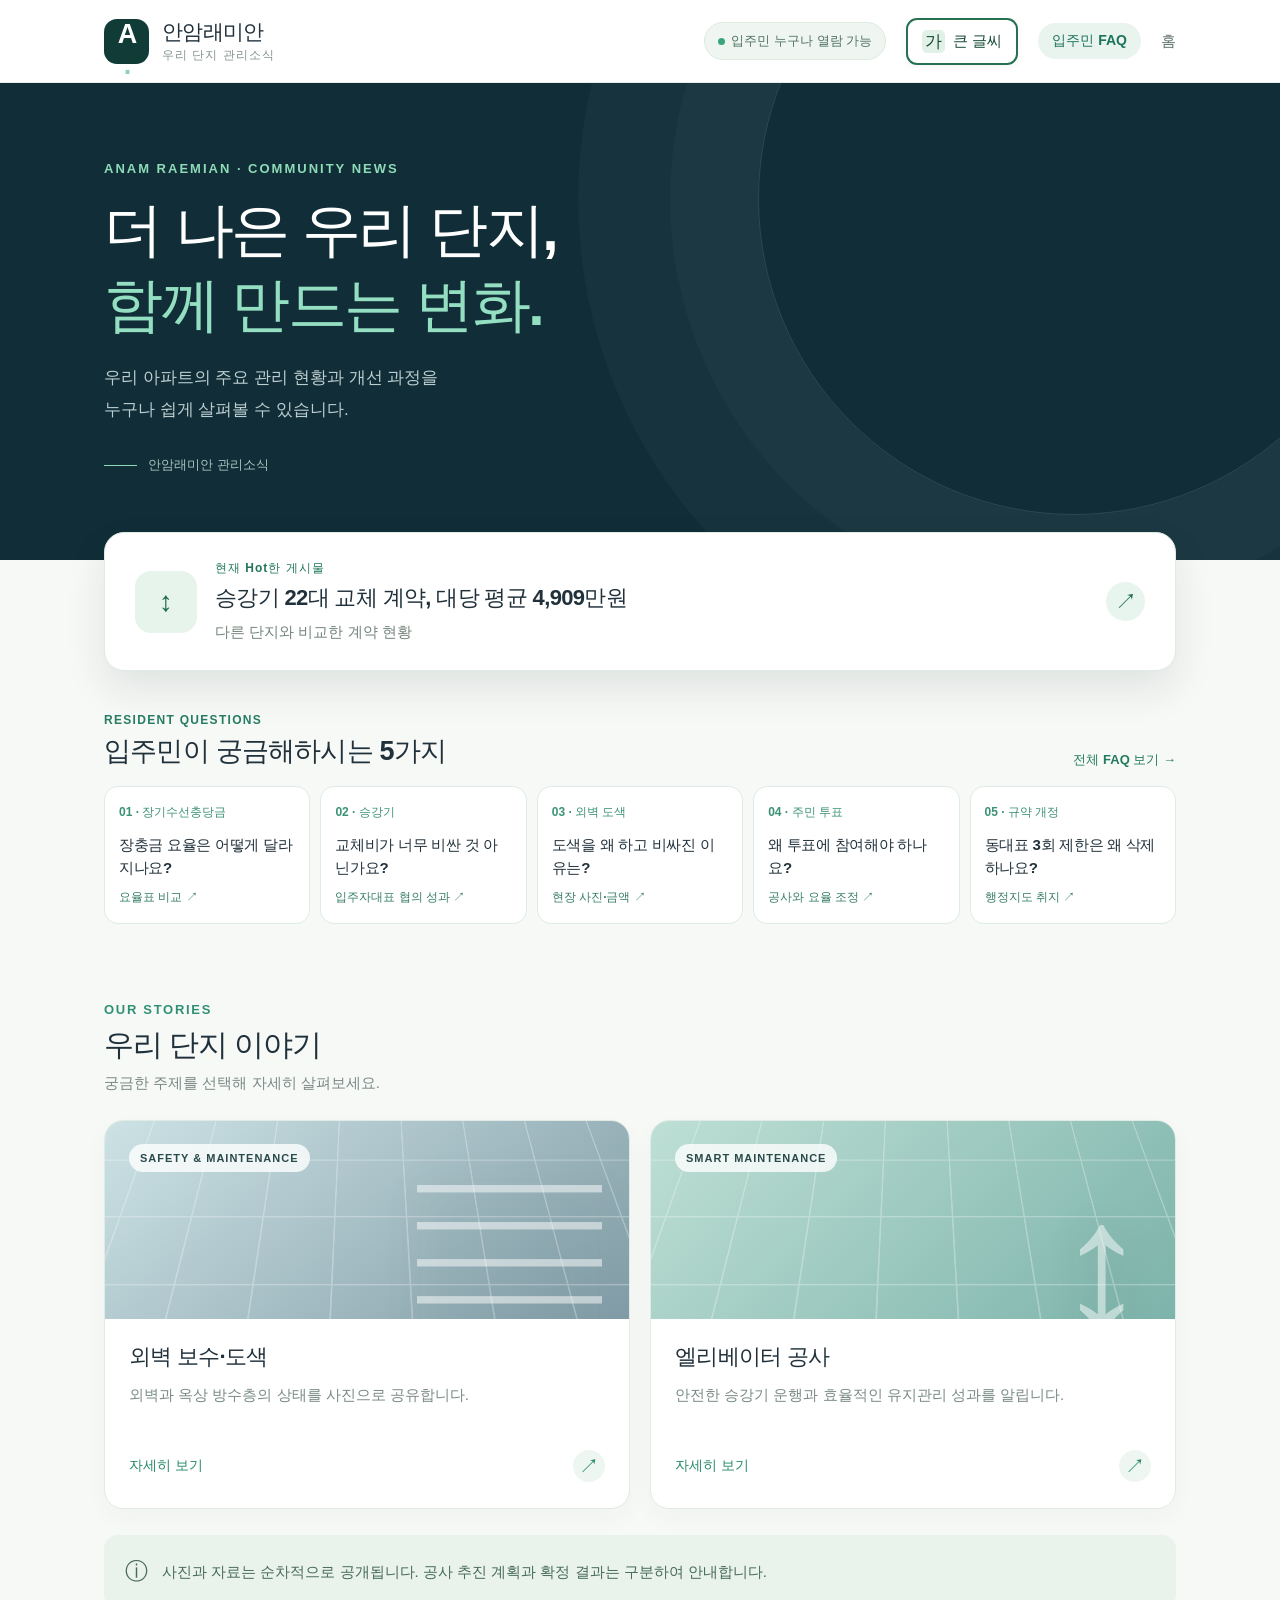
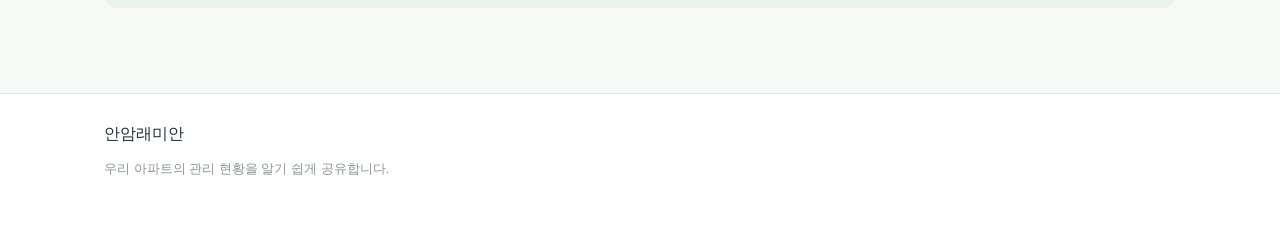
<file: public/index.html>
<!doctype html>
<html lang="ko">

<head>
    <meta charset="utf-8">
    <meta name="viewport" content="width=device-width,initial-scale=1">
    <meta name="theme-color" content="#102b39">
    <meta name="description" content="안암래미안 아파트 관리소식과 시설 개선 현황을 공유합니다.">
    <title>안암래미안 | 우리 단지 관리소식</title>
    <link rel="stylesheet" href="style.css">
    <link rel="stylesheet" href="elevator-report.css">
    <link rel="stylesheet" href="senior-mode.css">
    <link rel="stylesheet" href="resident-faq.css">
</head>

<body>
    <header class="topbar">
        <div class="shell top-inner"><a class="brand" href="#home" aria-label="안암래미안 홈"><span
                    class="brand-symbol">A<span class="dot">.</span></span><span class="brand-copy">안암래미안<small>우리 단지
                        관리소식</small></span></a>
            <div class="top-actions"><span class="public-pill"><span class="alive"></span>입주민 누구나 열람 가능</span><button
                    type="button" class="senior-toggle" id="senior-toggle" aria-pressed="false"
                    aria-label="어르신용 큰 글씨 보기"><span class="senior-toggle-icon" aria-hidden="true">가</span><span
                        id="senior-toggle-label">큰 글씨</span></button><a href="#faq" class="faq-nav-link">입주민 FAQ</a><a href="#home" class="home-link">홈</a></div>
        </div>
    </header>
    <main id="app"></main>
    <footer class="footer">
        <div class="shell footer-inner">
            <div><strong>안암래미안</strong>
                <p>우리 아파트의 관리 현황을 알기 쉽게 공유합니다.</p>
            </div>
        </div>
    </footer>
    <div class="lightbox" id="lightbox" hidden role="dialog" aria-modal="true" aria-label="사진 확대"><button
            class="close-lightbox" aria-label="닫기">×</button><button class="prev-lightbox" aria-label="이전 사진">‹</button>
        <figure><img id="lightbox-img" alt="">
            <figcaption id="lightbox-caption"></figcaption>
        </figure><button class="next-lightbox" aria-label="다음 사진">›</button>
    </div>
    <script src="content.js"></script>
    <script src="elevator-data.js"></script>
    <script src="elevator-report.js"></script>
    <script src="accessibility.js"></script>
    <script src="resident-faq.js"></script>
    <script src="app.js"></script>
</body>

</html>
</file>
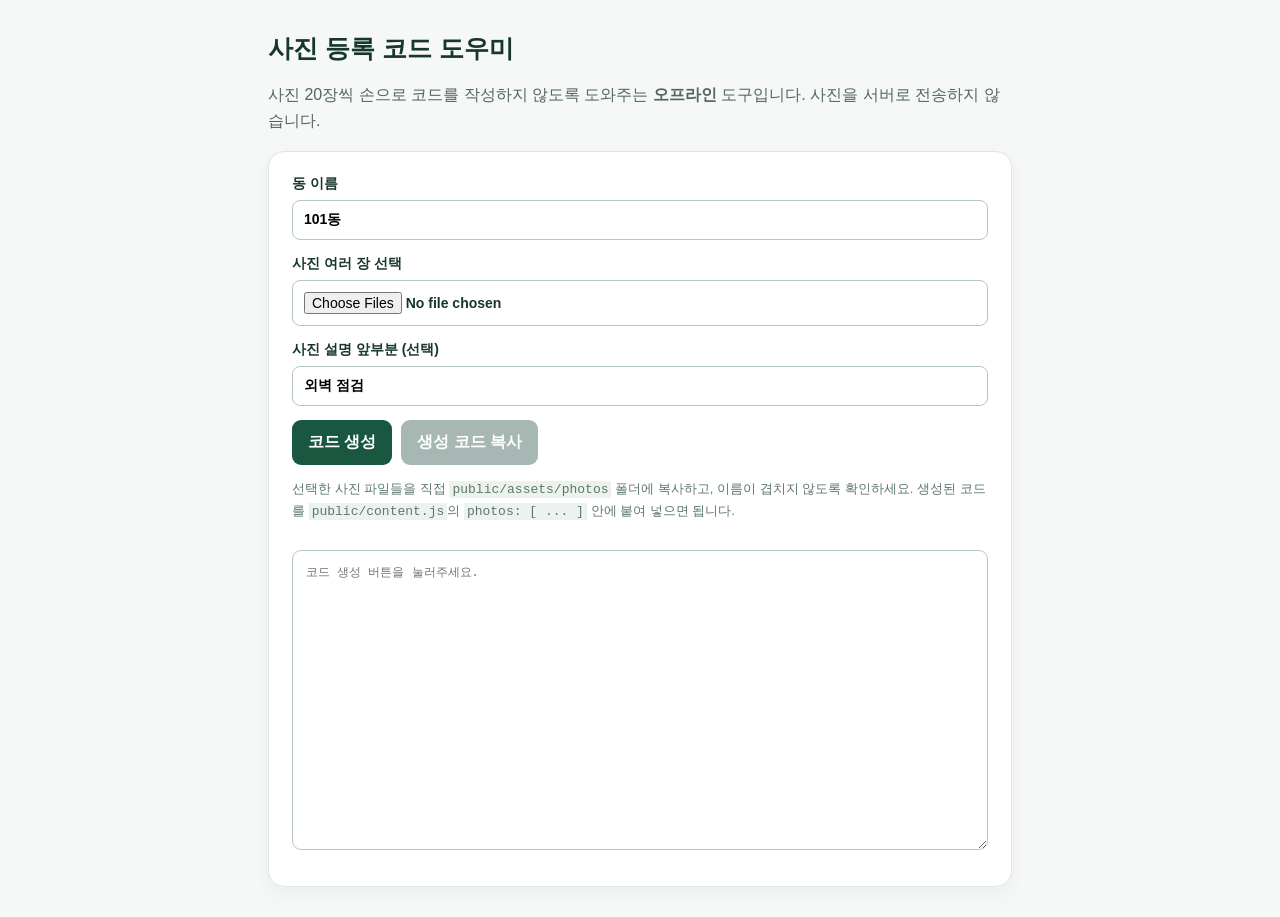
<file: tools/photo-list-maker.html>
<!doctype html>
<html lang="ko"><head><meta charset="utf-8"><meta name="viewport" content="width=device-width, initial-scale=1"><title>안암래미안 · 사진 등록 코드 도우미</title><style>
:root{font-family:-apple-system,BlinkMacSystemFont,'Segoe UI',sans-serif;color:#17362f;background:#f5f8f6}*{box-sizing:border-box}body{max-width:780px;margin:32px auto;padding:0 18px}h1{font-size:25px}p{line-height:1.65;color:#52665e}.panel{background:#fff;border:1px solid #dde8df;border-radius:16px;padding:23px;box-shadow:0 6px 20px #0b33200b}.form{display:grid;gap:15px}label{display:grid;gap:7px;font-weight:700;font-size:14px}input,textarea,button{font:inherit}input{padding:11px;border-radius:8px;border:1px solid #b7c9bf}textarea{width:100%;height:300px;white-space:pre;resize:vertical;border:1px solid #b7c9bf;border-radius:9px;padding:13px;margin-top:15px;font-family:Consolas,monospace;font-size:12px}button{background:#195740;color:#fff;border:0;padding:12px 16px;border-radius:9px;font-weight:700;cursor:pointer}button.secondary{background:#52736b}button:disabled{opacity:.5;cursor:not-allowed}.actions{display:flex;flex-wrap:wrap;gap:9px;margin-top:14px}.hint{font-size:13px;color:#5d7869}.status{font-size:13px;margin-top:9px}code{background:#ecf3ee;padding:1px 3px}
</style></head><body><h1>사진 등록 코드 도우미</h1><p>사진 20장씩 손으로 코드를 작성하지 않도록 도와주는 <strong>오프라인</strong> 도구입니다. 사진을 서버로 전송하지 않습니다.</p><div class="panel"><div class="form"><label>동 이름<input id="building" value="101동" placeholder="예: 101동"></label><label>사진 여러 장 선택<input id="images" type="file" accept="image/jpeg,image/png,image/webp,image/avif" multiple></label><label>사진 설명 앞부분 (선택)<input id="prefix" value="외벽 점검" placeholder="예: 외벽 균열 점검"></label></div><div class="actions"><button id="generate">코드 생성</button><button class="secondary" id="copy" disabled>생성 코드 복사</button></div><p class="hint">선택한 사진 파일들을 직접 <code>public/assets/photos</code> 폴더에 복사하고, 이름이 겹치지 않도록 확인하세요. 생성된 코드를 <code>public/content.js</code>의 <code>photos: [ ... ]</code> 안에 붙여 넣으면 됩니다.</p><textarea id="output" placeholder="코드 생성 버튼을 눌러주세요." spellcheck="false"></textarea><div class="status" id="status" role="status"></div></div><script>
const $=id=>document.getElementById(id);const collator=new Intl.Collator('ko',{numeric:true,sensitivity:'base'});
$('generate').addEventListener('click',()=>{
 const building=$('building').value.trim(),files=[...$('images').files].sort((a,b)=>collator.compare(a.name,b.name));
 if(!building||!files.length){$('status').textContent='동 이름과 사진 파일을 선택해 주세요.';return;}
 const prefix=$('prefix').value.trim();const rows=files.map((file,i)=>{
  const base=file.name.replace(/\.[^.]+$/,'').replace(/[_-]+/g,' ');
  const cap=[prefix,base].filter(Boolean).join(' · ');
  return `  { building: ${JSON.stringify(building)}, image: ${JSON.stringify('assets/photos/'+file.name)}, caption: ${JSON.stringify(cap)} }`;
 });
 $('output').value=rows.join(',\n');$('copy').disabled=false;$('status').textContent=files.length+'장 코드 생성 완료. 파일 복사도 잊지 마세요.';
});
$('copy').addEventListener('click',async()=>{
 if(!$('output').value)return;
 try{await navigator.clipboard.writeText($('output').value);$('status').textContent='복사했습니다. content.js의 photos 목록에 붙여 넣으세요.'}
 catch{ $('output').focus();$('output').select();document.execCommand('copy');$('status').textContent='텍스트가 선택되었습니다. Ctrl+C로 복사하세요.'; }
});
</script></body></html>
</file>
<file: public/style.css>
:root{font-family:Pretendard,'Noto Sans KR',-apple-system,BlinkMacSystemFont,'Segoe UI',sans-serif;color:#21313b;background:#f7f9f7;font-synthesis:none}*{box-sizing:border-box}html{scroll-behavior:smooth}body{margin:0}a{color:inherit;text-decoration:none}button{font:inherit;cursor:pointer}button:focus-visible,a:focus-visible{outline:3px solid #339975;outline-offset:3px}.shell{max-width:1140px;margin:auto;padding:0 34px}.topbar{background:#fff;border-bottom:1px solid #e7ece9;position:sticky;top:0;z-index:10}.top-inner{height:82px;display:flex;align-items:center;justify-content:space-between}.brand{display:flex;align-items:center;gap:13px}.brand-symbol{width:45px;height:45px;display:grid;place-items:center;background:#113b36;color:white;font-weight:800;font-size:27px;border-radius:13px;letter-spacing:-2px}.dot{color:#8dd2b4}.brand-copy{font-weight:850;font-size:20px;letter-spacing:-.7px;line-height:1.15}.brand-copy small{display:block;font-size:11px;letter-spacing:1px;font-weight:600;color:#84928d;margin-top:5px}.top-actions{display:flex;align-items:center;gap:20px}.public-pill{font-size:12px;color:#527266;background:#eff6f1;border:1px solid #dceadf;border-radius:30px;padding:9px 13px}.alive{display:inline-block;width:7px;height:7px;background:#38a57b;border-radius:50%;margin-right:6px}.home-link{font-size:14px;font-weight:700;color:#61736d}.hero{background:#112e38;color:#fff;position:relative;overflow:hidden}.hero:after{content:'';position:absolute;right:-110px;top:-200px;width:630px;height:630px;border:1px solid #ffffff1f;border-radius:50%;box-shadow:0 0 0 88px #ffffff06,0 0 0 180px #ffffff06;pointer-events:none}.hero-inner{padding-top:78px;padding-bottom:86px;position:relative;z-index:1}.eyebrow{color:#8edbb7;font-size:12px;letter-spacing:2px;font-weight:800}.hero h1{font-size:clamp(34px,5.5vw,59px);line-height:1.27;letter-spacing:-2.4px;margin:17px 0 19px;font-weight:850}.hero h1 em{font-style:normal;color:#94dec1}.hero p{font-size:16px;line-height:1.9;color:#bdced0;margin:0;max-width:560px}.hero-bottom{margin-top:30px;display:flex;align-items:center;gap:11px;font-size:12px;color:#abc2bf}.line{width:33px;height:1px;background:#8edbb7}.section{padding:66px 0 85px}.section-head{display:flex;align-items:flex-end;justify-content:space-between;margin-bottom:27px}.section-head .kicker{color:#309075;font-size:12px;font-weight:800;letter-spacing:1.7px}.section-head h2{font-size:30px;letter-spacing:-1.1px;margin:8px 0 8px}.section-head p{color:#7a8a86;margin:0;font-size:14px}.count{font-size:13px;color:#8a9994}.category-grid{display:grid;grid-template-columns:repeat(2,minmax(0,1fr));gap:20px}.category-card{position:relative;border:1px solid #e1eae5;border-radius:19px;overflow:hidden;display:block;background:#fff;box-shadow:0 9px 25px #24362c08;transition:transform .2s,box-shadow .2s}.category-card:hover{transform:translateY(-4px);box-shadow:0 16px 35px #24362c17}.card-art{height:198px;position:relative;overflow:hidden;background-color:#d8e6e4}.card-art.sky{background:linear-gradient(140deg,#cce2e5,#819ca6)}.card-art.mint{background:linear-gradient(135deg,#bedfd5,#7cb3aa)}.card-art.sand{background:linear-gradient(135deg,#eee6d3,#b9ac92)}.card-art.leaf{background:linear-gradient(135deg,#dce8d5,#86ad8f)}.art-grid{position:absolute;inset:0;opacity:.29;background-image:linear-gradient(#fff 1px,transparent 1px),linear-gradient(90deg,#fff 1px,transparent 1px);background-size:48px 48px;transform:perspective(400px) rotateX(30deg) scale(1.5)}.art-icon{position:absolute;right:27px;bottom:-39px;font-size:185px;line-height:1;font-weight:200;color:#ffffff80;text-shadow:0 7px 45px #16393225}.art-tag{position:absolute;left:24px;top:23px;background:#ffffffc9;color:#294a4a;padding:8px 11px;border-radius:30px;font-size:10px;letter-spacing:1px;font-weight:800}.card-art.has-img{background-size:cover;background-position:center}.card-art.has-img .art-icon,.card-art.has-img .art-grid{display:none}.card-body{padding:23px 24px 26px}.card-body h3{font-size:21px;letter-spacing:-.7px;margin:0 0 9px}.card-body p{font-size:13px;color:#7a8b85;line-height:1.8;min-height:45px;margin:0 0 19px}.card-foot{display:flex;justify-content:space-between;align-items:center;color:#288a6c;font-size:13px;font-weight:800}.arrow-round{border-radius:50%;width:32px;height:32px;background:#edf6f1;display:grid;place-items:center;font-size:20px}.info-banner{margin-top:26px;background:#eaf2ec;border-radius:14px;display:flex;gap:14px;align-items:center;padding:18px 21px;color:#476b5d;font-size:13px;line-height:1.6}.info-mark{font-size:23px}.footer{border-top:1px solid #e0e8e3;background:#fff}.footer-inner{padding-top:30px;padding-bottom:36px;display:flex;justify-content:space-between;gap:20px}.footer strong{font-size:16px}.footer p,.footer span{font-size:12px;color:#899792;line-height:1.7}.footer span{max-width:320px}.back-link{display:inline-flex;gap:7px;align-items:center;font-size:14px;color:#607b70;font-weight:700;margin-bottom:28px}.subhero{background:#112e38;color:#fff;padding:52px 0}.subhero .eyebrow{font-size:11px}.subhero h1{margin:10px 0;font-size:38px;letter-spacing:-1.5px}.subhero p{color:#bed0cf;line-height:1.75;margin:0}.posts{display:grid;grid-template-columns:repeat(2,minmax(0,1fr));gap:16px}.post-card{display:block;border:1px solid #e0e8e3;background:#fff;border-radius:16px;padding:25px;transition:box-shadow .2s}.post-card:hover{box-shadow:0 12px 25px #1e3e3215}.post-card .meta,.date{font-size:12px;color:#86958e}.post-card h3{margin:10px 0;font-size:20px;letter-spacing:-.5px}.post-card p{color:#7a8982;line-height:1.75;font-size:14px}.post-bottom{margin-top:20px;color:#257d65;font-weight:800;font-size:13px}.article{background:#fff;border:1px solid #e2e9e5;padding:clamp(22px,4vw,44px);border-radius:20px}.article-title{font-size:clamp(27px,4vw,40px);line-height:1.3;letter-spacing:-1px;margin:13px 0 10px}.article-intro{font-size:16px;color:#6c7a74;line-height:1.85;margin:24px 0 32px}.notice{border-radius:12px;background:#f0f6f2;padding:17px 20px;color:#507665;line-height:1.8;font-size:14px}.gallery-head{margin:36px 0 16px;display:flex;justify-content:space-between;align-items:center}.gallery-head h3{margin:0}.tabs{display:flex;gap:9px;flex-wrap:wrap;margin-bottom:18px}.tab{border:1px solid #dae6df;background:white;padding:9px 14px;border-radius:30px;color:#587265;font-size:13px}.tab.active{background:#194e40;color:white;border-color:#194e40}.gallery-grid{display:grid;grid-template-columns:repeat(4,minmax(0,1fr));gap:12px}.photo{border:0;background:#f3f6f2;padding:0;border-radius:12px;overflow:hidden;text-align:left}.photo img{width:100%;aspect-ratio:1/1;object-fit:cover;display:block}.photo strong,.photo small{display:block;padding:0 11px}.photo strong{font-size:12px;padding-top:9px}.photo small{font-size:11px;color:#7e9287;padding-bottom:12px;padding-top:3px}.empty{padding:40px 25px;text-align:center;border:1px dashed #d6e4dd;border-radius:14px;color:#81928a;background:#f8faf8;font-size:14px;line-height:1.9}.lightbox{position:fixed;inset:0;background:#061714ed;color:white;z-index:100;display:flex;align-items:center;justify-content:center;gap:12px;padding:30px}.lightbox[hidden]{display:none}.lightbox figure{margin:0;max-width:min(90vw,1050px);text-align:center}.lightbox img{max-width:100%;max-height:78vh;object-fit:contain}.lightbox figcaption{padding-top:12px;font-size:13px}.lightbox button{background:#ffffff30;border:0;border-radius:50%;color:#fff;width:43px;height:43px;font-size:29px;flex-shrink:0}.close-lightbox{position:absolute;top:17px;right:17px}.lightbox button:hover{background:#ffffff55}@media(max-width:700px){.shell{padding:0 18px}.top-inner{height:68px}.brand-symbol{width:38px;height:38px;font-size:23px}.brand-copy{font-size:17px}.brand-copy small{font-size:10px}.public-pill{display:none}.hero-inner{padding-top:61px;padding-bottom:65px}.hero h1{font-size:38px;letter-spacing:-1.6px}.hero p{font-size:14px}.section{padding:44px 0 60px}.section-head h2{font-size:25px}.section-head p{font-size:12px}.category-grid{gap:12px}.card-art{height:138px}.art-icon{font-size:130px;right:8px;bottom:-22px}.art-tag{left:12px;top:12px;font-size:8px;padding:6px 8px;letter-spacing:.3px}.card-body{padding:16px 13px 17px}.card-body h3{font-size:17px;margin-bottom:7px}.card-body p{font-size:11px;line-height:1.65;min-height:72px}.card-foot{font-size:11px}.arrow-round{height:26px;width:26px;font-size:16px}.info-banner{font-size:12px}.footer-inner{display:block}.subhero{padding:39px 0}.subhero h1{font-size:29px}.posts{grid-template-columns:1fr}.gallery-grid{grid-template-columns:repeat(2,minmax(0,1fr))}.article{padding:19px}.lightbox{gap:5px;padding:10px}.lightbox button{width:28px;height:34px;border-radius:8px;font-size:22px}.lightbox figure{max-width:calc(100vw - 76px)}}@media(max-width:360px){.card-body h3{font-size:15px}.card-body p{min-height:88px}.art-tag{font-size:7px}.category-grid{gap:9px}}


/* v6: 가독성 향상 — 본문과 카드 글자 크기를 소폭 확대 (PC + 모바일) */
.brand-copy{font-size:21px}
.brand-copy small{font-size:12px}
.public-pill{font-size:13px}
.home-link{font-size:15px}
.eyebrow,.section-head .kicker{font-size:13px}
.hero p{font-size:17px}
.hero-bottom{font-size:13px}
.section-head p{font-size:15px}
.count{font-size:14px}
.art-tag{font-size:11px}
.card-body h3{font-size:22px}
.card-body p{font-size:15px;min-height:50px}
.card-foot{font-size:14px}
.info-banner{font-size:15px}
.footer p,.footer span{font-size:13px}
.back-link{font-size:15px}
.subhero p{font-size:17px}
.post-card .meta,.date{font-size:13px}
.post-card p{font-size:15px}
.post-bottom{font-size:14px}
.article-intro{font-size:17px}
.notice{font-size:16px}
.tab{font-size:15px}
.photo strong{font-size:14px}
.photo small{font-size:13px}
.lightbox figcaption{font-size:15px}
.empty{font-size:15px}

@media(max-width:700px){
  .brand-copy{font-size:18px}
  .brand-copy small{font-size:11px}
  .hero p{font-size:15px}
  .hero-bottom{font-size:13px}
  .section-head p{font-size:14px}
  .art-tag{font-size:10px}
  .card-body h3{font-size:18px;line-height:1.4}
  .card-body p{font-size:13px;line-height:1.65;min-height:86px}
  .card-foot{font-size:12px}
  .info-banner{font-size:14px}
  .subhero p{font-size:15px}
  .post-card p{font-size:15px}
  .photo strong{font-size:13px}
  .photo small{font-size:12px}
}
@media(max-width:360px){
  .card-body h3{font-size:17px}
  .card-body p{font-size:12.5px;min-height:98px}
  .art-tag{font-size:9px}
}
</file>
<file: public/elevator-report.css>
/* 승강기 비교 리포트: 기존 사이트의 카드 디자인과 조화되는 독립 스타일 */
.spotlight-wrap{position:relative;margin-top:-28px;z-index:2}.spotlight{display:flex;justify-content:space-between;align-items:center;gap:22px;background:#fff;border:1px solid #deebe3;box-shadow:0 18px 40px #071d1719;padding:25px 30px;border-radius:20px}.spotlight-left{display:flex;align-items:center;gap:18px}.spotlight-icon{width:62px;height:62px;flex-shrink:0;background:#e7f4eb;color:#20694e;display:grid;place-items:center;border-radius:16px;font-size:28px}.spotlight-tag{display:inline-block;color:#21765a;font-weight:850;font-size:11px;letter-spacing:1px}.spotlight h2{font-size:20px;letter-spacing:-.65px;margin:6px 0}.spotlight p{color:#73857b;font-size:13px;line-height:1.7;margin:0}.spotlight-arrow{display:grid;place-items:center;flex-shrink:0;width:39px;height:39px;background:#e8f5ee;border-radius:50%;color:#287257;font-size:22px}.spotlight:hover{box-shadow:0 20px 45px #071d1728}
.elevator-report{margin-top:22px}.report-hero{color:#fff;background:radial-gradient(circle at 100% 0%,#2e725b 0%,transparent 43%),linear-gradient(125deg,#123c36,#102a36);padding:clamp(24px,5vw,42px);border-radius:18px;overflow:hidden}.report-eyebrow{font-size:11px;letter-spacing:1.5px;color:#a6e1c7;font-weight:800}.report-hero h2{font-size:clamp(24px,4vw,38px);line-height:1.35;letter-spacing:-1.2px;margin:16px 0}.report-hero h2 span{color:#a9eed0}.report-hero p{font-size:14px;color:#d3e1dc;line-height:1.9;max-width:630px}.report-hero-strip{display:flex;flex-wrap:wrap;gap:10px;margin-top:28px}.report-hero-strip span{border:1px solid #ffffff43;background:#ffffff12;border-radius:30px;padding:9px 13px;font-size:12px}.report-hero-strip b{color:#b6f6d3;margin-left:4px}
.report-stat-grid{display:grid;grid-template-columns:repeat(4,minmax(0,1fr));gap:11px;margin:16px 0 48px}.report-stat{background:#f2f7f3;border:1px solid #e0ece2;border-radius:14px;padding:19px 15px;min-width:0}.report-stat small{display:block;font-size:11px;color:#688375;font-weight:750}.report-stat>b{display:block;margin:10px 0 8px;font-size:clamp(22px,2.7vw,31px);letter-spacing:-1px;white-space:nowrap;color:#184e3b}.report-stat b em{font-size:12px;font-style:normal;font-weight:750;margin-left:3px}.report-stat .stat-text{font-size:25px}.report-stat>span{color:#6e8879;font-size:10px;line-height:1.5;display:block}.report-stat-feature{background:#184e3b}.report-stat-feature small,.report-stat-feature>b,.report-stat-feature span{color:white}
.report-section{margin:48px 0}.report-section-head{display:flex;align-items:flex-start;gap:14px;margin-bottom:22px}.report-no{background:#e7f4ed;color:#287b58;font-weight:850;font-size:13px;padding:9px;border-radius:9px;flex-shrink:0}.report-section-head h3{font-size:clamp(19px,2.6vw,25px);margin:0 0 8px;line-height:1.4;letter-spacing:-.7px;color:#1b3832}.report-section-head p{font-size:13px;line-height:1.75;color:#819085;margin:0}.report-highlight{background:#edf6f0;border-left:4px solid #319b73;padding:16px 19px;border-radius:0 10px 10px 0;font-size:14px;color:#597866;line-height:1.75;margin-bottom:18px}.report-highlight strong{font-size:17px;color:#244c38}.report-highlight em{font-style:normal;color:#16875e}
.raw-chart{background:#f9fbfa;border:1px solid #e7eee9;padding:19px;border-radius:14px}.report-bar-row{display:grid;grid-template-columns:164px 1fr 83px;align-items:center;gap:11px;min-height:29px;margin:5px 0;font-size:11px}.report-bar-label{white-space:nowrap;overflow:hidden;text-overflow:ellipsis;color:#5c7366}.report-bar-track{background:#e6eeea;border-radius:4px;height:10px;overflow:hidden}.report-bar-fill{height:100%;display:block;background:#a1bdb0;border-radius:4px}.report-bar-value{text-align:right;color:#527766;white-space:nowrap;font-weight:780;font-variant-numeric:tabular-nums}.report-bar-value small{font-size:10px;font-weight:400;margin-left:2px}.report-bar-ours{margin:9px -9px;padding:7px 9px;border-radius:10px;background:#e5f4ec}.report-bar-ours .report-bar-label,.report-bar-ours .report-bar-value{font-weight:850;color:#096b45}.report-bar-ours .report-bar-fill{background:#149468}
.report-fine{font-size:11px;line-height:1.9;color:#778b80;margin:13px 0}.report-fine strong{color:#5b7566}.report-fine a{color:#1b7959;text-decoration:underline;text-underline-offset:3px}.report-soft{background:#f7faf8;border:1px solid #e7eee9;border-radius:16px;padding:25px}.report-story-grid{display:grid;grid-template-columns:repeat(2,minmax(0,1fr));gap:13px}.report-story{background:white;border:1px solid #e4ede6;border-radius:14px;padding:22px}.story-mark{display:grid;place-items:center;width:42px;height:42px;border-radius:12px;background:#e1f1e8;color:#19704e;font-size:21px;font-weight:900}.report-story h4{margin:17px 0 7px;font-size:16px;color:#214a3a}.report-story p{font-size:12px;line-height:1.9;color:#6c7c72;margin:0}.report-subtitle{margin:27px 0 11px;font-size:17px}.report-warning{background:#fff7e9;border:1px solid #f0ddbb;padding:15px 17px;border-radius:10px;font-size:12px;line-height:1.8;color:#886a3e}.report-warning strong{display:block;margin-bottom:3px;color:#815520;font-size:13px}
.normalized-chart{border:1px solid #e2ebe4;background:white;border-radius:13px;padding:19px;margin-top:14px}.norm-row{display:grid;grid-template-columns:138px 1fr 108px;align-items:center;gap:13px;min-height:65px;padding:7px 5px;border-bottom:1px solid #e6eee8}.norm-row:last-child{border-bottom:none}.norm-label strong,.norm-label small,.norm-value strong,.norm-value small{display:block}.norm-label strong{color:#41614f;font-size:12px}.norm-label small{color:#91a198;font-size:10px;line-height:1.4;margin-top:4px}.norm-track{height:16px;border-radius:4px;background:#edf3ed;overflow:hidden}.norm-track>span{height:100%;display:block;background:#a1bcaf;border-radius:4px}.norm-value{text-align:right}.norm-value strong{color:#47735d;font-size:15px;font-variant-numeric:tabular-nums}.norm-value strong small{display:inline;font-size:10px;margin-left:2px}.norm-value>small{color:#83978a;font-size:10px;margin-top:3px}.norm-ours{background:#ebf7ef;border-radius:10px;padding-left:8px;padding-right:8px}.norm-ours .norm-track span{background:#24946c}.norm-ours .norm-label strong,.norm-ours .norm-value strong{color:#116e4a}
.timeline{border-left:2px solid #cce5d4;margin:22px 0 22px 13px}.timeline-item{padding:0 0 23px 22px;display:grid;grid-template-columns:112px 1fr;gap:12px;position:relative}.timeline-item:last-child{padding-bottom:0}.timeline-item:before{content:'';position:absolute;left:-8px;top:3px;width:12px;height:12px;border-radius:50%;background:#bad9c8;border:2px solid white;box-shadow:0 0 0 1px #cce5d4}.timeline-item.current:before{background:#199169}.timeline-item>span{font-size:12px;color:#277953;font-weight:800}.timeline-item strong{font-size:14px}.timeline-item p{font-size:12px;color:#75877a;line-height:1.75;margin:6px 0 0}
.report-details{background:#f6f9f6;border:1px solid #e1eae3;border-radius:13px;overflow:hidden}.report-details>summary{padding:17px 21px;cursor:pointer;font-size:14px;font-weight:780;color:#296046;display:flex;justify-content:space-between}.report-details summary::marker{content:''}.report-details>summary span{font-size:19px}.report-details[open]>summary span{transform:rotate(180deg)}.table-scroller{overflow-x:auto;max-width:100%;padding:0 15px}.report-table{width:100%;border-collapse:collapse;min-width:760px;font-size:11px}.report-table th,.report-table td{border-bottom:1px solid #e1ebe4;padding:11px 8px;text-align:left;white-space:nowrap}.report-table thead th{font-size:11px;color:#6a806e;background:#e6efe9}.report-table tbody th{font-weight:670}.report-table tbody tr:nth-child(even){background:#fff}.report-table tbody tr.our-row{background:#dff3e7;font-weight:850;color:#0b734d}.report-table .align-num{text-align:right;font-weight:800}.row-tag{font-size:9px;color:#fff;background:#167e58;border-radius:6px;padding:3px 5px;margin-left:4px}.report-details>.report-fine{padding:0 20px 14px}
.report-ending{background:#e8f3ed;border-radius:13px;padding:25px;margin-top:45px}.report-ending b{display:block;color:#20563d;font-size:19px}.report-ending p{color:#597866;line-height:1.85;font-size:13px;margin:10px 0 0}
@media(max-width:800px){.report-stat-grid{grid-template-columns:repeat(2,minmax(0,1fr));gap:10px}.report-bar-row{grid-template-columns:125px 1fr 75px;gap:7px}.report-bar-label{font-size:10px}.norm-row{grid-template-columns:110px 1fr 98px;gap:7px}}
@media(max-width:550px){.spotlight{padding:16px 15px;gap:10px}.spotlight-left{gap:11px}.spotlight-icon{width:42px;height:42px;font-size:21px;border-radius:10px}.spotlight h2{font-size:15px;line-height:1.5}.spotlight p{font-size:10px}.spotlight-arrow{width:26px;height:26px;font-size:17px}.spotlight-tag{font-size:9px}.report-hero{padding:23px 17px}.report-hero p{font-size:12px}.report-hero-strip{gap:7px}.report-hero-strip span{font-size:10px;padding:7px 9px}.report-stat-grid{margin-bottom:35px}.report-stat{padding:15px 11px}.report-stat>b{font-size:23px}.report-stat b em{font-size:10px}.report-stat .stat-text{font-size:22px}.report-section{margin:34px 0}.report-section-head{gap:8px}.report-section-head h3{font-size:19px}.report-highlight{font-size:12px}.report-highlight strong{font-size:14px}.raw-chart{padding:8px}.report-bar-row{grid-template-columns:95px 1fr 67px;gap:5px;font-size:10px;min-height:27px}.report-bar-label{font-size:9px}.report-bar-value{font-size:10px}.report-bar-value small{font-size:8px}.report-bar-track{height:9px}.report-soft{padding:17px 12px}.report-story-grid{grid-template-columns:1fr}.report-story{padding:17px}.normalized-chart{padding:8px}.norm-row{grid-template-columns:90px 1fr 75px;gap:6px;min-height:62px}.norm-label strong{font-size:11px}.norm-label small{font-size:9px}.norm-value strong{font-size:12px}.norm-value strong small{font-size:8px}.norm-value>small{font-size:9px}.timeline-item{grid-template-columns:90px 1fr;gap:8px;padding-left:16px}.timeline-item>span{font-size:10px}.timeline-item strong{font-size:12px}.report-ending{padding:19px}.report-ending b{font-size:16px}}
@media print{.topbar,.footer,.back-link,.spotlight-wrap,.lightbox{display:none!important}.article{border:none!important;padding:0!important}.report-details{break-inside:avoid}.report-details:not([open]) .table-scroller{display:block!important}.report-hero,.report-stat-feature{print-color-adjust:exact}}

.report-chart-legend{display:flex;gap:13px;flex-wrap:wrap;margin:12px 0;font-size:11px;color:#647c6c}.report-chart-legend span{display:inline-flex;align-items:center;gap:6px}.report-chart-legend i{display:inline-block;width:10px;height:10px;border-radius:3px}.legend-before,.report-bar-before .report-bar-fill{background:#d7ac76}.legend-ours{background:#149468}.legend-other{background:#a1bdb0}.before-label{display:block;font-size:9px;color:#a67d4b;margin-top:3px}


/* v6: 승강기 홍보·비교표 글자 가독성 개선 */
.spotlight-tag{font-size:12px}
.spotlight h2{font-size:22px}
.spotlight p{font-size:15px}
.report-eyebrow{font-size:12px}
.report-hero p{font-size:16px}
.report-hero-strip span{font-size:13px}
.report-stat small{font-size:13px}
.report-stat>span{font-size:12px}
.report-stat b em{font-size:13px}
.report-section-head p{font-size:15px}
.report-highlight{font-size:16px}
.report-bar-row{font-size:13px;min-height:32px}
.report-bar-value small{font-size:11px}
.report-fine{font-size:13px}
.report-story h4{font-size:17px}
.report-story p{font-size:14px}
.report-warning{font-size:14px}
.report-warning strong{font-size:15px}
.norm-label strong{font-size:14px}
.norm-label small{font-size:12px}
.norm-value strong{font-size:16px}
.norm-value>small{font-size:12px}
.timeline-item>span{font-size:14px}
.timeline-item strong{font-size:15px}
.timeline-item p{font-size:14px}
.report-details>summary{font-size:16px}
.report-table{font-size:13px;min-width:820px}
.report-table thead th{font-size:13px}
.report-ending p{font-size:15px}
.report-chart-legend{font-size:13px}
.before-label{font-size:11px}

@media(max-width:800px){
  .report-bar-row{font-size:12px}
}
@media(max-width:550px){
  .spotlight h2{font-size:17px}
  .spotlight p{font-size:12px}
  .spotlight-tag{font-size:11px}
  .report-hero p{font-size:14px}
  .report-hero-strip span{font-size:12px}
  .report-stat small{font-size:12px}
  .report-stat>span{font-size:11px}
  .report-section-head p{font-size:14px}
  .report-highlight{font-size:14px}
  .report-highlight strong{font-size:16px}
  .report-bar-row{font-size:11px;min-height:31px}
  .report-bar-label,.report-bar-value{font-size:11px}
  .report-bar-value small{font-size:10px}
  .report-fine{font-size:12px}
  .report-story p{font-size:14px}
  .report-warning{font-size:13px}
  .norm-label strong{font-size:12px}
  .norm-label small,.norm-value>small{font-size:11px}
  .norm-value strong{font-size:13px}
  .timeline-item>span{font-size:12px}
  .timeline-item strong{font-size:14px}
  .timeline-item p{font-size:13px}
  .report-ending b{font-size:17px}
}
</file>
<file: public/senior-mode.css>
/*
 * 안암래미안 v7 · 어르신용 큰 글씨 보기
 * v6 디자인/게시판/사진/보고서 코드에 영향을 주지 않도록
 * html.senior-mode 클래스로만 동작합니다.
 * 폰트 확대, 명도 대비, 터치 대상 확대. 모바일 카드는 한 줄 한 개.
 */
.senior-toggle {
  min-height: 44px;
  padding: 10px 14px;
  border: 2px solid #277052;
  border-radius: 11px;
  background: #fff;
  color: #184c37;
  font-size: 15px;
  font-weight: 850;
  display: inline-flex;
  align-items: center;
  justify-content: center;
  gap: 8px;
  white-space: nowrap;
  box-shadow: 0 2px 8px #153a280d;
}
.senior-toggle:hover { background:#f0f7f2 }
.senior-toggle:focus-visible { outline: 3px solid #157f53; outline-offset: 3px }
.senior-toggle-icon {
  display: inline-grid;
  place-items: center;
  width: 23px;
  height: 23px;
  border-radius: 5px;
  background: #e2f1e8;
  font-size: 17px;
  line-height: 1;
}
html.senior-mode .senior-toggle {
  background: #184c37;
  color: #fff;
  border-color: #184c37;
}
html.senior-mode .senior-toggle-icon { background: #def2e5; color:#184c37 }

/* 기본 가독성 */
html.senior-mode { font-size: 20px }
html.senior-mode body { color: #162a22; background: #f7faf7 }
html.senior-mode .top-inner { min-height: 84px; height: auto; padding-top: 10px; padding-bottom: 10px; gap: 12px }
html.senior-mode .top-actions { gap: 14px }
html.senior-mode .brand-copy { font-size: 23px }
html.senior-mode .brand-copy small { font-size: 14px; color:#3f5c4f }
html.senior-mode .home-link { font-size: 19px; color:#1c4d36; padding: 11px 4px; min-height: 44px }
html.senior-mode .hero-inner { padding-top: 76px; padding-bottom: 78px }
html.senior-mode .hero h1 { font-size: clamp(40px,5.1vw,65px); line-height: 1.38; letter-spacing: -1.5px }
html.senior-mode .hero p { font-size: 21px; line-height: 1.8; color:#e2eded }
html.senior-mode .hero-bottom,html.senior-mode .eyebrow,html.senior-mode .section-head .kicker { font-size: 16px }
html.senior-mode .section-head h2 { font-size: 38px; line-height: 1.3 }
html.senior-mode .section-head p { font-size: 20px; color:#3c584b; line-height:1.7 }
html.senior-mode .count { font-size: 17px; color:#3c584b }
html.senior-mode .category-grid { gap: 24px }
html.senior-mode .category-card { border: 2px solid #a4bdad }
html.senior-mode .card-body { padding: 26px }
html.senior-mode .card-body h3 { font-size: 27px; line-height:1.45 }
html.senior-mode .card-body p { font-size: 20px; line-height: 1.75; min-height:0; color:#385247 }
html.senior-mode .card-foot { font-size: 19px; color:#185e45 }
html.senior-mode .arrow-round { min-width: 44px; min-height: 44px; font-size:24px }
html.senior-mode .art-tag { font-size: 13px }
html.senior-mode .info-banner { font-size: 20px; line-height:1.75; color:#284d3c }
html.senior-mode .footer strong { font-size:22px }
html.senior-mode .footer p,html.senior-mode .footer span { font-size: 17px; color:#40594c }
html.senior-mode .back-link { font-size:20px; min-height:44px; align-items:center }
html.senior-mode .subhero h1 { font-size:43px }
html.senior-mode .subhero p { font-size:20px; color:#e0eeea }
html.senior-mode .post-card { padding:30px; border:2px solid #b1c7b9 }
html.senior-mode .post-card h3 { font-size:25px; line-height:1.45 }
html.senior-mode .post-card .meta,html.senior-mode .date { font-size:17px; color:#445a4d }
html.senior-mode .post-card p { font-size:20px; line-height:1.8; color:#385246 }
html.senior-mode .post-bottom { font-size:19px }
html.senior-mode .article-title { font-size:clamp(31px,4.5vw,46px); line-height:1.42 }
html.senior-mode .article-intro { font-size:21px; line-height:1.9; color:#354d42 }
html.senior-mode .notice { font-size:20px; line-height:1.85; color:#28563e }
html.senior-mode .gallery-head h3 { font-size:26px }
html.senior-mode .gallery-head h3 span { font-size:18px!important; color:#405d4c!important }
html.senior-mode .tabs { gap:12px }
html.senior-mode .tab { min-height:50px; border:2px solid #70967d; font-size:19px; padding:11px 19px; color:#194b36; font-weight:750 }
html.senior-mode .tab.active { color:white; border-color:#194e40 }
html.senior-mode .gallery-grid { grid-template-columns: repeat(3,minmax(0,1fr)); gap:18px }
html.senior-mode .photo { border:2px solid #ccdcd0; border-radius:13px }
html.senior-mode .photo strong { font-size:19px; padding:12px 14px 0 }
html.senior-mode .photo small { font-size:17px; line-height:1.6; padding:4px 14px 15px; color:#375543 }
html.senior-mode .empty { font-size:20px; color:#385445 }
html.senior-mode .lightbox { gap:13px }
html.senior-mode .lightbox button { width:54px; height:54px; font-size:34px; border:1px solid #ffffff91 }
html.senior-mode .lightbox figcaption { font-size:21px; line-height:1.5 }

/* 승강기 계약 보고서: 텍스트, 그래프, 표 모두 함께 확대 */
html.senior-mode .spotlight { padding:29px 30px; border:2px solid #9bbdab }
html.senior-mode .spotlight-tag { font-size:16px }
html.senior-mode .spotlight h2 { font-size:26px; line-height:1.45 }
html.senior-mode .spotlight p { font-size:19px; line-height:1.75; color:#395647 }
html.senior-mode .spotlight-icon { width:66px; height:66px }
html.senior-mode .spotlight-arrow { width:48px; height:48px }
html.senior-mode .report-eyebrow { font-size:16px }
html.senior-mode .report-hero h2 { font-size:clamp(30px,4vw,43px); line-height:1.4 }
html.senior-mode .report-hero p { font-size:21px; line-height:1.85; color:#edf7f3 }
html.senior-mode .report-hero-strip span { font-size:18px; padding:12px 15px }
html.senior-mode .report-stat small { font-size:17px; color:#3b5948 }
html.senior-mode .report-stat>b { font-size:clamp(25px,2.8vw,34px); white-space:normal; overflow-wrap:anywhere }
html.senior-mode .report-stat .stat-text { font-size:28px }
html.senior-mode .report-stat b em { font-size:16px }
html.senior-mode .report-stat>span { font-size:16px; line-height:1.6; color:#415c4c }
html.senior-mode .report-stat-feature small,html.senior-mode .report-stat-feature span { color:white }
html.senior-mode .report-section-head h3 { font-size:29px; line-height:1.5 }
html.senior-mode .report-section-head p { font-size:19px; color:#40594d }
html.senior-mode .report-no { font-size:18px; padding:12px }
html.senior-mode .report-highlight { font-size:20px; line-height:1.75; color:#294e3a }
html.senior-mode .report-highlight strong { font-size:22px }
html.senior-mode .report-chart-legend { font-size:17px; line-height:1.6 }
html.senior-mode .report-bar-row { grid-template-columns:190px 1fr 99px; min-height:43px; font-size:17px; gap:11px }
html.senior-mode .report-bar-label { font-size:16px; color:#2e4e3a }
html.senior-mode .report-bar-value { font-size:17px; color:#204d38 }
html.senior-mode .report-bar-value small { font-size:14px }
html.senior-mode .report-fine { font-size:17px; line-height:1.85; color:#3f5b4a }
html.senior-mode .report-story h4 { font-size:23px }
html.senior-mode .report-story p { font-size:19px; line-height:1.85; color:#3b5244 }
html.senior-mode .report-subtitle { font-size:23px }
html.senior-mode .report-warning { font-size:18px; line-height:1.8; color:#6c4e22 }
html.senior-mode .report-warning strong { font-size:20px }
html.senior-mode .norm-row { grid-template-columns:170px 1fr 135px; min-height:82px }
html.senior-mode .norm-label strong { font-size:18px }
html.senior-mode .norm-label small { font-size:15px; color:#426450 }
html.senior-mode .norm-value strong { font-size:20px }
html.senior-mode .norm-value strong small { font-size:14px }
html.senior-mode .norm-value>small { font-size:16px; color:#3d6149 }
html.senior-mode .timeline-item>span { font-size:18px }
html.senior-mode .timeline-item strong { font-size:21px }
html.senior-mode .timeline-item p { font-size:18px; color:#3d5647 }
html.senior-mode .report-details>summary { font-size:21px; min-height:60px; align-items:center }
html.senior-mode .report-table { font-size:18px; min-width:1050px }
html.senior-mode .report-table thead th { font-size:18px; color:#2d4b36 }
html.senior-mode .report-table th,html.senior-mode .report-table td { padding:16px 13px }
html.senior-mode .row-tag { font-size:14px; padding:5px 8px }
html.senior-mode .before-label { font-size:14px; color:#6c4a24 }
html.senior-mode .report-ending b { font-size:24px }
html.senior-mode .report-ending p { font-size:20px; color:#335643 }

@media (max-width: 850px) {
  html.senior-mode .category-grid, html.senior-mode .posts { grid-template-columns: 1fr }
  html.senior-mode .gallery-grid { grid-template-columns:repeat(2,minmax(0,1fr)) }
  html.senior-mode .report-stat-grid { grid-template-columns:repeat(2,minmax(0,1fr)) }
  html.senior-mode .report-story-grid { grid-template-columns:1fr }
}
@media (max-width: 700px) {
  .senior-toggle { padding:9px 10px; font-size:14px; gap:5px }
  .senior-toggle-icon { width:20px; height:20px; font-size:15px }
  .top-actions { gap:10px }
  html.senior-mode .top-inner { min-height:74px; padding-top:8px; padding-bottom:8px }
  html.senior-mode .top-actions { gap:9px }
  html.senior-mode .brand-copy { font-size:18px }
  html.senior-mode .brand-copy small { font-size:11px }
  html.senior-mode .home-link { font-size:17px; padding:11px 0 }
  html.senior-mode .hero-inner { padding-top:53px; padding-bottom:58px }
  html.senior-mode .hero h1 { font-size:clamp(33px,8vw,41px); line-height:1.5; letter-spacing:-1px }
  html.senior-mode .hero p { font-size:19px; line-height:1.8 }
  html.senior-mode .hero p br { display:none }
  html.senior-mode .section-head { gap:10px; align-items:flex-start }
  html.senior-mode .section-head h2 { font-size:30px }
  html.senior-mode .section-head p { font-size:18px }
  html.senior-mode .card-art { height:200px }
  html.senior-mode .card-body { padding:23px }
  html.senior-mode .card-body h3 { font-size:26px }
  html.senior-mode .card-body p { font-size:19px; min-height:0 }
  html.senior-mode .card-foot { font-size:18px }
  html.senior-mode .info-banner { font-size:18px }
  html.senior-mode .subhero h1 { font-size:34px }
  html.senior-mode .subhero p { font-size:18px }
  html.senior-mode .article { padding:21px }
  html.senior-mode .article-intro { font-size:19px }
  html.senior-mode .notice { font-size:18px }
  html.senior-mode .post-card h3 { font-size:24px }
  html.senior-mode .post-card p { font-size:19px }
  html.senior-mode .photo strong { font-size:17px }
  html.senior-mode .photo small { font-size:15px }
  html.senior-mode .gallery-head h3 { font-size:23px }
  html.senior-mode .lightbox { padding:9px; gap:4px }
  html.senior-mode .lightbox button { width:39px; height:50px; font-size:27px; border-radius:8px }
  html.senior-mode .lightbox figure { max-width:calc(100vw - 94px) }
  html.senior-mode .lightbox figcaption { font-size:18px }
  html.senior-mode .spotlight { padding:22px 17px }
  html.senior-mode .spotlight-icon { display:none }
  html.senior-mode .spotlight h2 { font-size:22px }
  html.senior-mode .spotlight p { font-size:17px }
  html.senior-mode .spotlight-tag { font-size:14px }
  html.senior-mode .report-hero h2 { font-size:clamp(27px,7vw,37px) }
  html.senior-mode .report-hero p { font-size:19px }
  html.senior-mode .report-hero-strip span { font-size:16px }
  html.senior-mode .report-section-head h3 { font-size:24px }
  html.senior-mode .report-section-head p { font-size:18px }
  html.senior-mode .report-highlight { font-size:18px }
  html.senior-mode .report-highlight strong { font-size:19px }
  html.senior-mode .raw-chart { padding:12px }
  html.senior-mode .report-bar-row {
    display:grid; grid-template-columns:minmax(0,1fr) auto;
    gap:6px 12px; min-height:72px; padding:9px 3px; align-items:center;
    border-bottom:1px solid #dfe9e1;
  }
  html.senior-mode .report-bar-label { grid-row:1; grid-column:1; font-size:17px; white-space:normal; overflow:visible; text-overflow:clip }
  html.senior-mode .report-bar-value { grid-row:1; grid-column:2; font-size:18px }
  html.senior-mode .report-bar-track { grid-row:2; grid-column:1/-1; height:12px }
  html.senior-mode .norm-row {
    grid-template-columns:minmax(0,1fr) auto; gap:8px 10px;
    min-height:90px; padding:11px 7px;
  }
  html.senior-mode .norm-label { grid-row:1; grid-column:1 }
  html.senior-mode .norm-value { grid-row:1; grid-column:2 }
  html.senior-mode .norm-track { grid-row:2; grid-column:1/-1; height:15px }
  html.senior-mode .norm-label strong { font-size:17px }
  html.senior-mode .norm-label small { font-size:14px }
  html.senior-mode .norm-value strong { font-size:18px }
  html.senior-mode .norm-value>small { font-size:14px }
  html.senior-mode .timeline-item { grid-template-columns:1fr; gap:5px }
  html.senior-mode .report-hero-strip { gap:9px }
  html.senior-mode .report-stat>b { font-size:26px }
  html.senior-mode .report-stat small { font-size:15px }
  html.senior-mode .report-stat>span { font-size:14px }
  html.senior-mode .report-story p,html.senior-mode .report-ending p { font-size:18px }
}
@media (max-width: 370px) {
  .senior-toggle { gap:4px; padding:8px 9px; font-size:13px }
  .senior-toggle-icon { display:none }
  html.senior-mode .brand-symbol { width:34px; height:34px; font-size:20px }
  html.senior-mode .brand { gap:7px }
  html.senior-mode .brand-copy { font-size:16px }
  html.senior-mode .brand-copy small { font-size:10px }
  html.senior-mode .top-actions { gap:7px }
}
@media (prefers-reduced-motion: reduce) {
  html.senior-mode *,html.senior-mode *::before,html.senior-mode *::after { animation-duration:0.01ms!important; transition-duration:0.01ms!important; scroll-behavior:auto!important }
}
@media print { .senior-toggle { display:none!important } }
/* 좁은 화면에서 '4개 분야'가 여러 줄로 찢어지지 않도록 보정 */
html.senior-mode .section-head > div { min-width: 0 }
html.senior-mode .section-head .count { flex: 0 0 auto; white-space: nowrap }
</file>
<file: public/resident-faq.css>
/* 입주민 FAQ : 기존 홈페이지의 녹색·남색 톤 유지 */
.top-actions .faq-nav-link {
    font-size: 14px;
    font-weight: 800;
    color: #1e735d;
    border-radius: 24px;
    padding: 9px 14px;
    background: #e9f4ee
}

.faq-entry {
    padding: 42px 0 12px
}

.faq-entry-head {
    display: flex;
    justify-content: space-between;
    align-items: end;
    gap: 12px;
    margin-bottom: 17px
}

.faq-entry-head .kicker {
    font-size: 12px;
    color: #277d64;
    font-weight: 800;
    letter-spacing: 1.3px
}

.faq-entry-head h2 {
    font-size: 27px;
    letter-spacing: -.8px;
    margin: 6px 0 0
}

.faq-entry-head a {
    color: #237b60;
    font-size: 13px;
    font-weight: 800
}

.faq-entry-grid {
    display: grid;
    grid-template-columns: repeat(5, minmax(0, 1fr));
    gap: 10px
}

.faq-entry-grid a {
    background: #fff;
    border: 1px solid #deebe4;
    border-radius: 14px;
    padding: 17px 14px;
    transition: transform .15s, box-shadow .15s;
    display: flex;
    flex-direction: column;
    min-height: 136px
}

.faq-entry-grid a:hover,
.faq-topic-grid a:hover {
    transform: translateY(-2px);
    box-shadow: 0 9px 24px #1b4f3815
}

.faq-entry-grid span {
    font-size: 12px;
    font-weight: 800;
    color: #3b9274
}

.faq-entry-grid strong {
    margin-top: 12px;
    font-size: 15px;
    line-height: 1.55;
    letter-spacing: -.3px
}

.faq-entry-grid small {
    color: #377d67;
    margin-top: auto;
    padding-top: 10px;
    font-size: 12px;
    font-weight: 700
}

.faq-hero {
    background: radial-gradient(circle at 88% 10%, #236257 0, transparent 40%), #112e38;
    color: white;
    padding: 64px 0 62px
}

.faq-home-link {
    display: inline-block;
    color: #b8d5c8;
    font-size: 14px;
    margin-bottom: 27px;
    font-weight: 700
}

.faq-hero h1 {
    font-size: clamp(34px, 5vw, 52px);
    line-height: 1.3;
    letter-spacing: -1.5px;
    margin: 16px 0 16px
}

.faq-hero h1 em {
    font-style: normal;
    color: #91ddbe
}

.faq-hero p {
    font-size: 17px;
    color: #d1e0da;
    line-height: 1.85;
    margin: 0
}

.faq-revision {
    color: #c1d6cd;
    margin-top: 25px;
    font-size: 12px
}

.faq-content {
    padding-top: 40px
}

.faq-topic-grid {
    display: grid;
    grid-template-columns: repeat(2, minmax(0, 1fr));
    gap: 13px
}

.faq-topic-grid a {
    background: white;
    border: 1px solid #dde8e3;
    padding: 23px;
    border-radius: 15px;
    display: flex;
    flex-direction: column;
    gap: 9px;
    transition: transform .15s, box-shadow .15s
}

.faq-topic-grid a:first-child {
    grid-row: span 2;
    background: #e7f3eb;
    border-color: #cbded3
}

.faq-topic-count {
    font-size: 12px;
    color: #318068;
    font-weight: 800
}

.faq-topic-grid strong {
    font-size: 19px;
    line-height: 1.5;
    letter-spacing: -.5px
}

.faq-topic-grid small {
    font-size: 13px;
    line-height: 1.6;
    color: #647d71
}

.faq-topic-arrow {
    font-size: 12px;
    color: #268567;
    margin-top: auto;
    font-weight: 800
}

.faq-general-note {
    margin: 20px 0 54px;
    font-size: 14px;
    color: #5d786c;
    line-height: 1.8;
    border-left: 4px solid #5c9b80;
    padding: 6px 0 6px 16px
}

.faq-state {
    font-weight: 800
}

.faq-articles {
    display: flex;
    flex-direction: column;
    gap: 27px
}

.resident-faq-article {
    background: #fff;
    border: 1px solid #e0e9e4;
    box-shadow: 0 8px 25px #23392c08;
    border-radius: 18px;
    padding: clamp(21px, 4vw, 43px);
    scroll-margin-top: 100px
}

.faq-article-header {
    display: flex;
    align-items: flex-start;
    gap: 20px;
    padding-bottom: 20px;
    border-bottom: 1px solid #e4ece7
}

.faq-index {
    font-size: 18px;
    font-weight: 800;
    color: #2b8c70;
    background: #e7f5ed;
    padding: 13px;
    border-radius: 13px
}

.faq-chip {
    font-size: 12px;
    color: #32866a;
    font-weight: 800
}

.faq-article-header h2 {
    font-size: clamp(23px, 3vw, 29px);
    letter-spacing: -.9px;
    line-height: 1.45;
    margin: 6px 0 0
}

.faq-article-body {
    font-size: 15px;
    line-height: 1.85;
    color: #4d6158
}

.faq-lead {
    font-size: 17px;
    line-height: 1.9;
    color: #354d43;
    margin: 26px 0
}

.faq-article-body h4 {
    font-size: 15px;
    margin: 6px 0 12px;
    color: #314d40
}

.faq-duo {
    display: grid;
    grid-template-columns: 1fr 1fr;
    gap: 15px;
    margin: 26px 0
}

.faq-number {
    padding: 24px;
    border-radius: 14px;
    background: #f1f4f2;
    border: 1px solid #e5ece7
}

.faq-number.proposed {
    background: #eaf7ef;
    border: 1px solid #c9e5d2
}

.faq-number span {
    display: block;
    font-size: 13px;
    font-weight: 800;
    color: #607d6b
}

.faq-number strong {
    display: block;
    font-size: 42px;
    font-weight: 850;
    letter-spacing: -1.4px;
    color: #314f43;
    line-height: 1.2;
    margin: 8px 0
}

.faq-number.proposed strong {
    color: #17755b
}

.faq-number small {
    font-size: 21px
}

.faq-number p {
    font-size: 12px;
    color: #67786d;
    margin: 0
}

.faq-callout {
    background: #eaf5ed;
    border: 1px solid #d9e9dc;
    padding: 21px 23px;
    border-radius: 13px;
    margin: 25px 0
}

.faq-callout.neutral {
    background: #f4f6f5;
    border-color: #e2e9e4
}

.faq-callout strong,
.faq-check>strong {
    font-size: 16px;
    color: #225f4a
}

.faq-callout p,
.faq-check p {
    margin: 10px 0 0
}

.faq-callout p+p,
.faq-check p+p {
    margin-top: 12px
}

.faq-tables {
    display: grid;
    grid-template-columns: 1fr 1fr;
    gap: 22px;
    margin: 28px 0
}

.faq-table-scroll {
    max-width: 100%;
    overflow-x: auto;
    border: 1px solid #dee8e2;
    border-radius: 11px
}

.faq-table {
    border-collapse: collapse;
    font-size: 13px;
    line-height: 1.45;
    width: 100%;
    white-space: nowrap
}

.faq-table th {
    text-align: left;
    background: #e9f0ec;
    color: #416354;
    padding: 12px 10px
}

.faq-table td {
    padding: 11px 10px;
    border-top: 1px solid #e8efeb
}

.faq-table td:not(:first-child) {
    font-variant-numeric: tabular-nums
}

.faq-table tr:nth-child(even) {
    background: #fbfdfa
}

.faq-table-strong {
    font-weight: 850;
    color: #207153
}

.faq-fine {
    font-size: 12px;
    color: #73857a;
    line-height: 1.75
}

.faq-stat-grid {
    display: grid;
    grid-template-columns: repeat(3, minmax(0, 1fr));
    gap: 12px;
    margin: 24px 0
}

.faq-stat {
    background: #eef6f0;
    border-radius: 12px;
    padding: 18px
}

.faq-stat span {
    display: block;
    font-size: 12px;
    font-weight: 800;
    color: #59816c
}

.faq-stat strong {
    font-size: 29px;
    color: #22694f;
    line-height: 1.5
}

.faq-stat small {
    font-size: 13px;
    margin-left: 4px
}

.faq-check {
    padding: 22px;
    border-radius: 12px;
    background: #f6f8f4;
    border-left: 4px solid #78ab90;
    margin: 23px 0
}

.faq-bullet-grid {
    display: grid;
    grid-template-columns: repeat(2, minmax(0, 1fr));
    gap: 14px;
    margin: 23px 0
}

.faq-bullet-grid>div {
    border: 1px solid #e0ebe4;
    background: #fff;
    border-radius: 12px;
    padding: 20px
}

.faq-bullet-grid strong {
    display: block;
    color: #256c51;
    font-size: 15px
}

.faq-bullet-grid p {
    margin: 9px 0 0
}

.faq-budget {
    border-radius: 15px;
    background: #122f38;
    padding: 23px 24px;
    color: #d9e9e1;
    margin: 26px 0
}

.faq-budget>span {
    font-size: 14px;
    font-weight: 800
}

.faq-budget-numbers {
    display: flex;
    justify-content: space-around;
    align-items: center;
    gap: 15px;
    margin: 22px 0
}

.faq-budget-numbers>div {
    display: flex;
    flex-direction: column;
    gap: 5px
}

.faq-budget-numbers small {
    color: #b8cfc5;
    font-size: 12px
}

.faq-budget-numbers strong {
    font-size: clamp(22px, 3.5vw, 31px);
    color: white;
    white-space: nowrap
}

.faq-budget-numbers>div:last-child strong {
    color: #9de6c3
}

.faq-budget-arrow {
    font-size: 24px;
    color: #9de6c3
}

.faq-budget p {
    margin-bottom: 0;
    color: #d2e0d8
}

.faq-steps {
    margin: 24px 0 24px;
    padding-left: 28px;
    display: flex;
    flex-direction: column;
    gap: 17px
}

.faq-steps li {
    padding-left: 7px
}

.faq-steps li::marker {
    font-weight: 850;
    color: #318969
}

.faq-steps strong {
    font-size: 16px;
    color: #2a604c
}

.faq-steps p {
    margin: 6px 0
}

.faq-source {
    padding-top: 18px;
    border-top: 1px solid #e3ebe6;
    margin-top: 28px;
    display: flex;
    align-items: center;
    gap: 12px;
    flex-wrap: wrap
}

.faq-source-link {
    background: #eef5f0;
    color: #226d51;
    border-radius: 9px;
    padding: 9px 12px;
    font-size: 13px;
    font-weight: 800
}

.faq-source-link:hover {
    background: #dfeee3
}

.faq-source>span {
    display: block;
    width: 100%;
    font-size: 12px;
    color: #798b7e
}

.faq-back {
    text-align: right;
    padding-top: 16px
}

.faq-back a {
    color: #45866b;
    font-weight: 800;
    font-size: 12px
}

.faq-finish {
    background: #e6f2e9;
    border-radius: 15px;
    margin-top: 32px;
    padding: 30px;
    color: #375d49
}

.faq-finish strong {
    font-size: 20px
}

.faq-finish p {
    line-height: 1.75
}

.faq-finish a {
    font-weight: 800;
    color: #227959
}

@media(max-width:800px) {
    .faq-entry-grid {
        grid-template-columns: repeat(3, minmax(0, 1fr))
    }

    .faq-tables {
        grid-template-columns: 1fr
    }

    .faq-topic-grid {
        grid-template-columns: 1fr
    }

    .faq-topic-grid a:first-child {
        grid-row: auto
    }
}

@media(max-width:600px) {
    .faq-entry {
        padding-top: 28px
    }

    .faq-entry-head h2 {
        font-size: 23px
    }

    .faq-entry-grid {
        grid-template-columns: repeat(2, minmax(0, 1fr))
    }

    .faq-entry-grid a {
        min-height: 118px;
        padding: 14px
    }

    .faq-entry-grid strong {
        font-size: 14px
    }

    .faq-entry-head a {
        font-size: 12px
    }

    .top-actions .faq-nav-link {
        padding: 8px 9px;
        font-size: 12px
    }

    .faq-hero {
        padding: 44px 0
    }

    .faq-hero p {
        font-size: 14px
    }

    .faq-topic-grid a {
        padding: 19px
    }

    .faq-topic-grid strong {
        font-size: 17px
    }

    .faq-general-note {
        margin-bottom: 30px
    }

    .resident-faq-article {
        scroll-margin-top: 85px
    }

    .faq-article-header {
        gap: 12px
    }

    .faq-index {
        font-size: 14px;
        padding: 10px
    }

    .faq-lead {
        font-size: 16px
    }

    .faq-duo,
    .faq-bullet-grid {
        grid-template-columns: 1fr
    }

    .faq-number strong {
        font-size: 37px
    }

    .faq-stat-grid {
        grid-template-columns: 1fr 1fr
    }

    .faq-stat strong {
        font-size: 25px
    }

    .faq-budget-numbers {
        flex-wrap: wrap;
        gap: 8px;
        justify-content: flex-start
    }

    .faq-budget-numbers small {
        font-size: 11px
    }

    .faq-budget-numbers strong {
        font-size: 25px
    }

    .faq-budget-arrow {
        font-size: 17px
    }

    .faq-article-body {
        font-size: 14px
    }

    .faq-check,
    .faq-callout {
        padding: 17px
    }

    .faq-finish {
        padding: 22px
    }
}


/* ==========================================
   안암래미안 입주민 FAQ
   어르신용 큰 글씨 모드 지원
   기존 큰 글씨 버튼과 자동 연동
   ========================================== */

/* 홈 화면 FAQ 안내 */
html.senior-mode .top-actions .faq-nav-link {
  font-size: 19px;
  min-height: 44px;
  display: inline-flex;
  align-items: center;
  color: #18553d;
}

html.senior-mode .faq-entry-head .kicker {
  font-size: 17px;
}

html.senior-mode .faq-entry-head h2 {
  font-size: 34px;
  line-height: 1.4;
}

html.senior-mode .faq-entry-head a {
  font-size: 19px;
}

html.senior-mode .faq-entry-grid {
  gap: 15px;
}

html.senior-mode .faq-entry-grid a {
  padding: 22px;
  min-height: 160px;
  border: 2px solid #b4d1be;
}

html.senior-mode .faq-entry-grid span,
html.senior-mode .faq-entry-grid small {
  font-size: 16px;
}

html.senior-mode .faq-entry-grid strong {
  font-size: 21px;
  line-height: 1.6;
}

/* FAQ 상단 제목 */
html.senior-mode .faq-hero h1 {
  font-size: clamp(39px, 5vw, 60px);
  line-height: 1.4;
}

html.senior-mode .faq-hero p {
  font-size: 21px;
  line-height: 1.85;
  color: #edf7f2;
}

html.senior-mode .faq-home-link {
  font-size: 19px;
  color: #e2f2e9;
}

html.senior-mode .faq-revision {
  font-size: 16px;
  color: #e0eee5;
}

/* FAQ 5개 질문 카드 */
html.senior-mode .faq-topic-grid {
  gap: 18px;
}

html.senior-mode .faq-topic-grid a {
  padding: 28px;
  border: 2px solid #adc9b8;
}

html.senior-mode .faq-topic-count {
  font-size: 17px;
}

html.senior-mode .faq-topic-grid strong {
  font-size: 25px;
  line-height: 1.5;
}

html.senior-mode .faq-topic-grid small {
  font-size: 19px;
  line-height: 1.7;
  color: #365d49;
}

html.senior-mode .faq-topic-arrow {
  font-size: 18px;
}

html.senior-mode .faq-general-note {
  font-size: 19px;
  line-height: 1.8;
  color: #365848;
}

/* FAQ 본문 */
html.senior-mode .resident-faq-article {
  border: 2px solid #cadbd0;
  scroll-margin-top: 125px;
}

html.senior-mode .faq-index {
  font-size: 23px;
}

html.senior-mode .faq-chip {
  font-size: 17px;
}

html.senior-mode .faq-article-header h2 {
  font-size: clamp(28px, 3.4vw, 37px);
  line-height: 1.5;
}

html.senior-mode .faq-article-body {
  font-size: 20px;
  line-height: 1.9;
  color: #294a39;
}

html.senior-mode .faq-lead {
  font-size: 23px;
  line-height: 1.85;
  color: #214532;
}

html.senior-mode .faq-article-body h4 {
  font-size: 22px;
}

/* 장기수선충당금 요율 비교 */
html.senior-mode .faq-number {
  padding: 27px;
}

html.senior-mode .faq-number span {
  font-size: 18px;
  line-height: 1.6;
}

html.senior-mode .faq-number strong {
  font-size: 46px;
  overflow-wrap: anywhere;
}

html.senior-mode .faq-number small {
  font-size: 23px;
}

html.senior-mode .faq-number p {
  font-size: 17px;
  line-height: 1.7;
}

/* 강조 안내문 */
html.senior-mode .faq-callout,
html.senior-mode .faq-check {
  padding: 27px;
  line-height: 1.9;
}

html.senior-mode .faq-callout strong,
html.senior-mode .faq-check > strong {
  font-size: 23px;
  line-height: 1.6;
}

/* 요율표 */
html.senior-mode .faq-table {
  font-size: 18px;
  line-height: 1.7;
}

html.senior-mode .faq-table th,
html.senior-mode .faq-table td {
  padding: 15px 12px;
}

html.senior-mode .faq-table-scroll {
  overflow-x: auto;
}

html.senior-mode .faq-fine {
  font-size: 16px;
  line-height: 1.85;
  color: #486252;
}

/* 승강기 비용 */
html.senior-mode .faq-stat span {
  font-size: 17px;
}

html.senior-mode .faq-stat strong {
  font-size: 36px;
}

html.senior-mode .faq-stat small {
  font-size: 18px;
}

/* 외벽 도색 설명 */
html.senior-mode .faq-bullet-grid strong {
  font-size: 22px;
}

html.senior-mode .faq-budget > span {
  font-size: 20px;
}

html.senior-mode .faq-budget-numbers small {
  font-size: 17px;
}

html.senior-mode .faq-budget-numbers strong {
  font-size: clamp(26px, 3vw, 36px);
  white-space: normal;
  overflow-wrap: anywhere;
}

html.senior-mode .faq-budget p {
  color: #f0f8f3;
}

/* 주민 투표 안내 */
html.senior-mode .faq-steps {
  gap: 23px;
}

html.senior-mode .faq-steps strong {
  font-size: 23px;
  line-height: 1.6;
}

/* 자료 링크 */
html.senior-mode .faq-source-link {
  font-size: 18px;
  padding: 14px 17px;
  min-height: 48px;
  display: inline-flex;
  align-items: center;
}

html.senior-mode .faq-source > span {
  font-size: 16px;
  line-height: 1.75;
}

html.senior-mode .faq-back a {
  font-size: 18px;
}

html.senior-mode .faq-finish strong {
  font-size: 26px;
}

html.senior-mode .faq-finish p,
html.senior-mode .faq-finish a {
  font-size: 20px;
  line-height: 1.8;
}

/* ==========================================
   모바일 큰 글씨 모드
   ========================================== */

@media (max-width: 850px) {
  html.senior-mode .faq-entry-grid {
    grid-template-columns: repeat(2, minmax(0, 1fr));
  }

  html.senior-mode .faq-topic-grid,
  html.senior-mode .faq-tables,
  html.senior-mode .faq-bullet-grid {
    grid-template-columns: 1fr;
  }
}

@media (max-width: 600px) {

  html.senior-mode .faq-entry-grid {
    grid-template-columns: 1fr;
  }

  html.senior-mode .faq-entry-grid a {
    min-height: auto;
    padding: 20px;
  }

  html.senior-mode .faq-hero h1 {
    font-size: 37px;
  }

  html.senior-mode .faq-hero p {
    font-size: 19px;
  }

  html.senior-mode .faq-hero p br {
    display: none;
  }

  html.senior-mode .faq-topic-grid strong {
    font-size: 23px;
  }

  html.senior-mode .faq-topic-grid small {
    font-size: 18px;
  }

  html.senior-mode .resident-faq-article {
    padding: 20px;
    scroll-margin-top: 110px;
  }

  html.senior-mode .faq-article-header h2 {
    font-size: 27px;
  }

  html.senior-mode .faq-article-body {
    font-size: 19px;
    line-height: 1.85;
  }

  html.senior-mode .faq-lead {
    font-size: 21px;
  }

  html.senior-mode .faq-duo,
  html.senior-mode .faq-stat-grid {
    grid-template-columns: 1fr;
  }

  html.senior-mode .faq-number strong {
    font-size: 40px;
  }

  html.senior-mode .faq-budget-numbers {
    flex-direction: column;
    align-items: stretch;
  }

  html.senior-mode .faq-budget-arrow {
    align-self: center;
    transform: rotate(90deg);
  }

  html.senior-mode .faq-table {
    font-size: 17px;
  }

  html.senior-mode .faq-callout,
  html.senior-mode .faq-check {
    padding: 20px;
  }

  html.senior-mode .faq-callout strong,
  html.senior-mode .faq-check > strong,
  html.senior-mode .faq-steps strong {
    font-size: 21px;
  }

  html.senior-mode .faq-source-link {
    font-size: 17px;
  }
}


/* FAQ 카드와 상세 본문 구분 */
.faq-articles {
  margin-top: 36px;
}


/* 구분선 + 동그란 아래쪽 화살표 */
.faq-articles::before {
  content: "↓";
  display: block;
  width: 40px;
  height: 40px;
  line-height: 38px;
  text-align: center;
  margin: 0 auto;

  color: #287958;
  font-size: 20px;
  font-weight: 800;

  background: #edf6ef;
  border: 1px solid #cfe3d5;
  border-radius: 50%;

  box-sizing: border-box;
}

/* 양옆 구분선 */
.faq-articles {
  background-image:
    linear-gradient(#d8e5de, #d8e5de),
    linear-gradient(#d8e5de, #d8e5de);
  background-size:
    calc(50% - 32px) 1px,
    calc(50% - 32px) 1px;
  background-position:
    left 20px,
    right 20px;
  background-repeat: no-repeat;
}


/* 모바일 */
@media (max-width: 600px) {
  .faq-articles {
    margin-top: 24px;
  }
}

/* 모바일 큰 글씨 모드: 요율표 줄바꿈 */
@media (max-width: 600px) {

  html.senior-mode .faq-table {
    table-layout: fixed;
    width: 100%;
  }

  html.senior-mode .faq-table th,
  html.senior-mode .faq-table td {
    padding: 13px 6px;
  }

  /* 기간은 공간에 맞춰 두 줄로 표시 */
  html.senior-mode .faq-table th:first-child,
  html.senior-mode .faq-table td:first-child {
    width: 42%;
    white-space: normal;
  }

  /* 모을 비율 */
  html.senior-mode .faq-table th:nth-child(2) {
    width: 32%;
    white-space: normal;
  }

  /* 누적 */
  html.senior-mode .faq-table th:nth-child(3) {
    width: 26%;
  }

  /* 비율 숫자는 한 줄로 유지 */
  html.senior-mode .faq-table td:nth-child(2),
  html.senior-mode .faq-table td:nth-child(3) {
    white-space: nowrap;
  }
}
</file>
